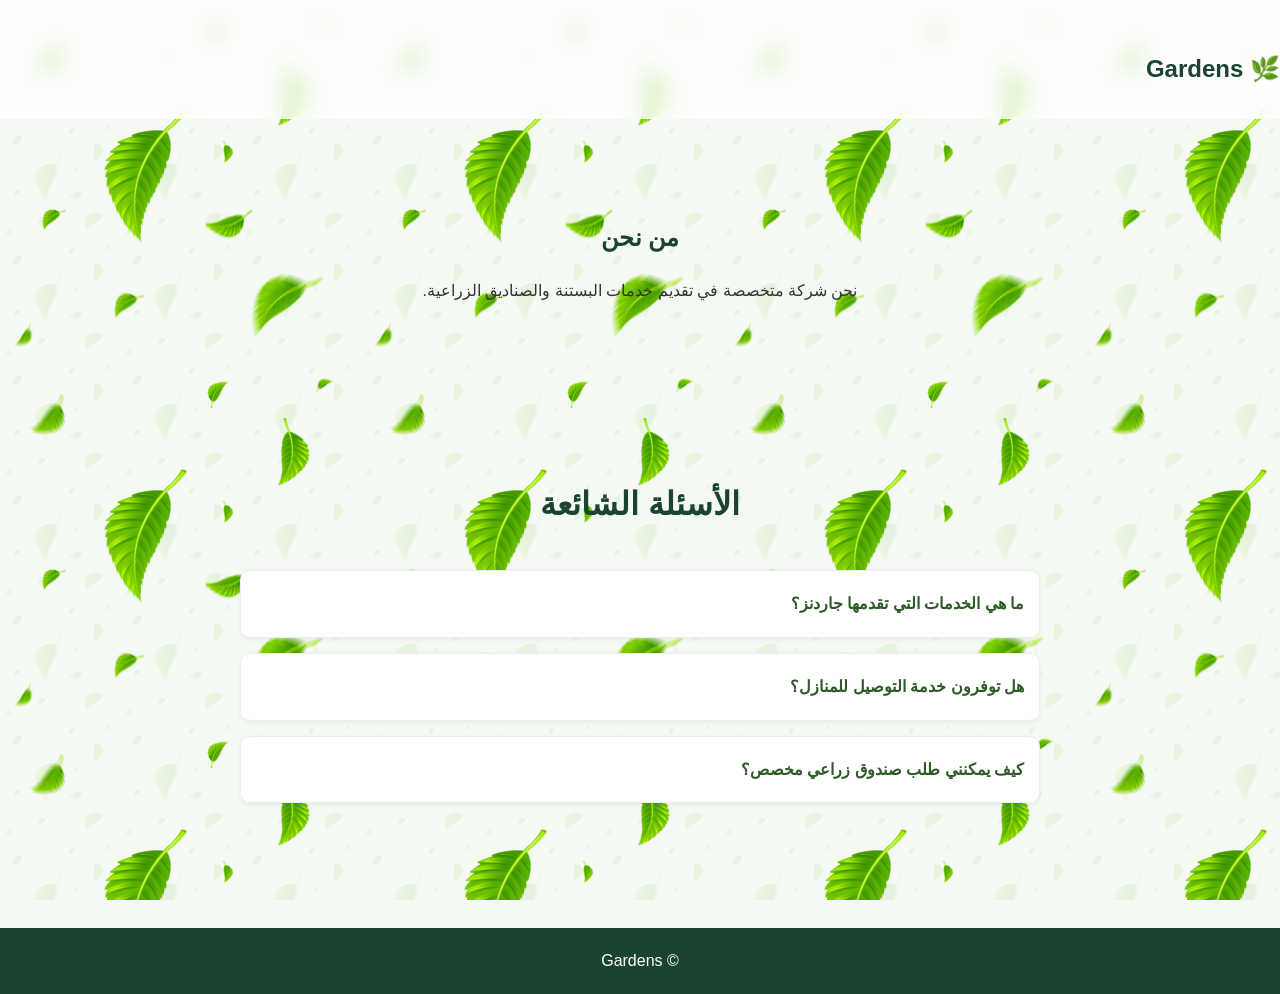
<file: about.html>
<!DOCTYPE html>
<html lang="ar">
<head>
<meta charset="UTF-8">
<title>من نحن</title>
<link rel="stylesheet" href="style.css">
</head>

<body>

<nav>
<h1>🌿 Gardens</h1>
</nav>
<button id="topBtn" onclick="scrollToTop()">⬆</button>

<script>
window.onscroll = function() {
document.getElementById("topBtn").style.display =
window.scrollY > 300 ? "block" : "none";
}

function scrollToTop() {
window.scrollTo({top: 0, behavior: "smooth"});
}
</script>
<section>
<h2>من نحن</h2>
<p>نحن شركة متخصصة في تقديم خدمات البستنة والصناديق الزراعية.</p>
</section>
<section class="faq-section">
    <div class="container">
        <h2 class="section-title">الأسئلة الشائعة</h2>
        <div class="faq-container">
            <details>
                <summary>ما هي الخدمات التي تقدمها جاردنز؟ <i class="fas fa-chevron-down"></i></summary>
                <div class="faq-answer">
                    <p>نحن نقدم صناديق زراعية متكاملة، استشارات لتنسيق الحدائق، وصيانة دورية للنباتات المنزلية.</p>
                </div>
            </details>

            <details>
                <summary>هل توفرون خدمة التوصيل للمنازل؟ <i class="fas fa-chevron-down"></i></summary>
                <div class="faq-answer">
                    <p>نعم، خدمة التوصيل متاحة لجميع المناطق مع ضمان وصول النباتات بحالة ممتازة.</p>
                </div>
            </details>

            <details>
                <summary>كيف يمكنني طلب صندوق زراعي مخصص؟ <i class="fas fa-chevron-down"></i></summary>
                <div class="faq-answer">
                    <p>يمكنك التواصل معنا عبر صفحة "تواصل معنا" وتحديد أنواع النباتات والمساحة المتوفرة لديك.</p>
                </div>
            </details>
        </div>
    </div>
</section>
<footer>© Gardens</footer>

</body>
</html>
</file>
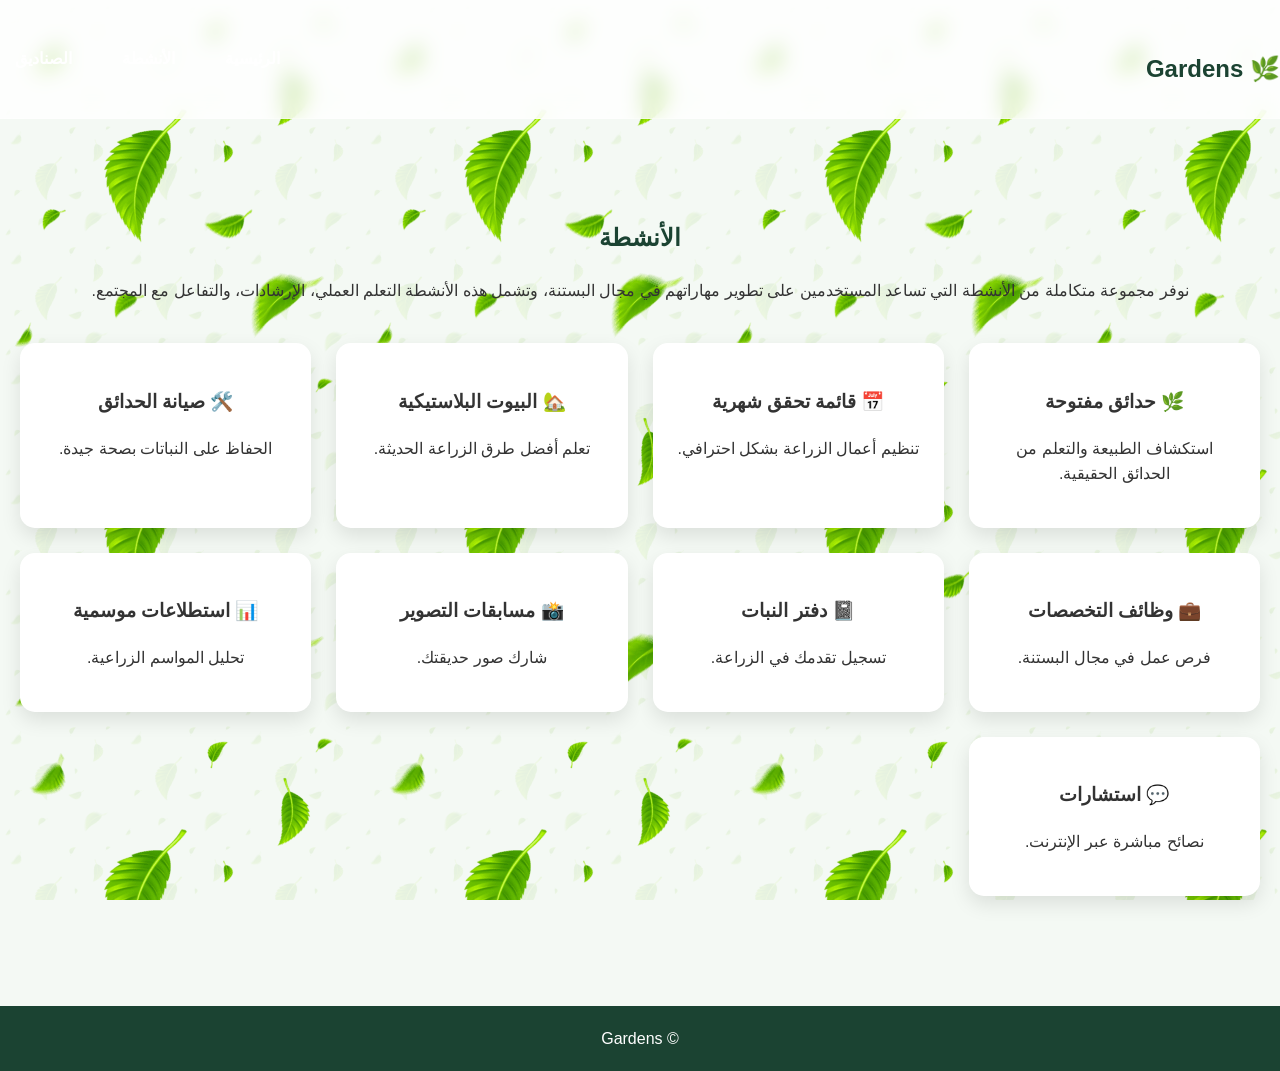
<file: activities.html>
<!DOCTYPE html>
<html lang="ar">
<head>
<meta charset="UTF-8">
<title>الأنشطة</title>
<link rel="stylesheet" href="style.css">
</head>

<body>

<nav>
<h1>🌿 Gardens</h1>
<ul>
<li><a href="index.html">الرئيسية</a></li>
<li><a href="activities.html">الأنشطة</a></li>
<li><a href="boxes.html">الصناديق</a></li>
</ul>
</nav>

<section>

<h2>الأنشطة</h2>

<p>
نوفر مجموعة متكاملة من الأنشطة التي تساعد المستخدمين على تطوير مهاراتهم في مجال البستنة،
وتشمل هذه الأنشطة التعلم العملي، الإرشادات، والتفاعل مع المجتمع.
</p>

<div class="cards">

<div class="card">
<h3>🌿 حدائق مفتوحة</h3>
<p>استكشاف الطبيعة والتعلم من الحدائق الحقيقية.</p>
</div>

<div class="card">
<h3>📅 قائمة تحقق شهرية</h3>
<p>تنظيم أعمال الزراعة بشكل احترافي.</p>
</div>

<div class="card">
<h3>🏡 البيوت البلاستيكية</h3>
<p>تعلم أفضل طرق الزراعة الحديثة.</p>
</div>

<div class="card">
<h3>🛠️ صيانة الحدائق</h3>
<p>الحفاظ على النباتات بصحة جيدة.</p>
</div>

<div class="card">
<h3>💼 وظائف التخصصات</h3>
<p>فرص عمل في مجال البستنة.</p>
</div>

<div class="card">
<h3>📓 دفتر النبات</h3>
<p>تسجيل تقدمك في الزراعة.</p>
</div>

<div class="card">
<h3>📸 مسابقات التصوير</h3>
<p>شارك صور حديقتك.</p>
</div>

<div class="card">
<h3>📊 استطلاعات موسمية</h3>
<p>تحليل المواسم الزراعية.</p>
</div>

<div class="card">
<h3>💬 استشارات</h3>
<p>نصائح مباشرة عبر الإنترنت.</p>
</div>

</div>

</section>

<footer>© Gardens</footer>

<button id="topBtn" onclick="scrollToTop()">⬆</button>

<script>
window.onscroll = function() {
    document.getElementById("topBtn").style.display =
    window.scrollY > 300 ? "block" : "none";
}

function scrollToTop() {
    window.scrollTo({top: 0, behavior: "smooth"});
}
</script>

</body>
</html>
</file>
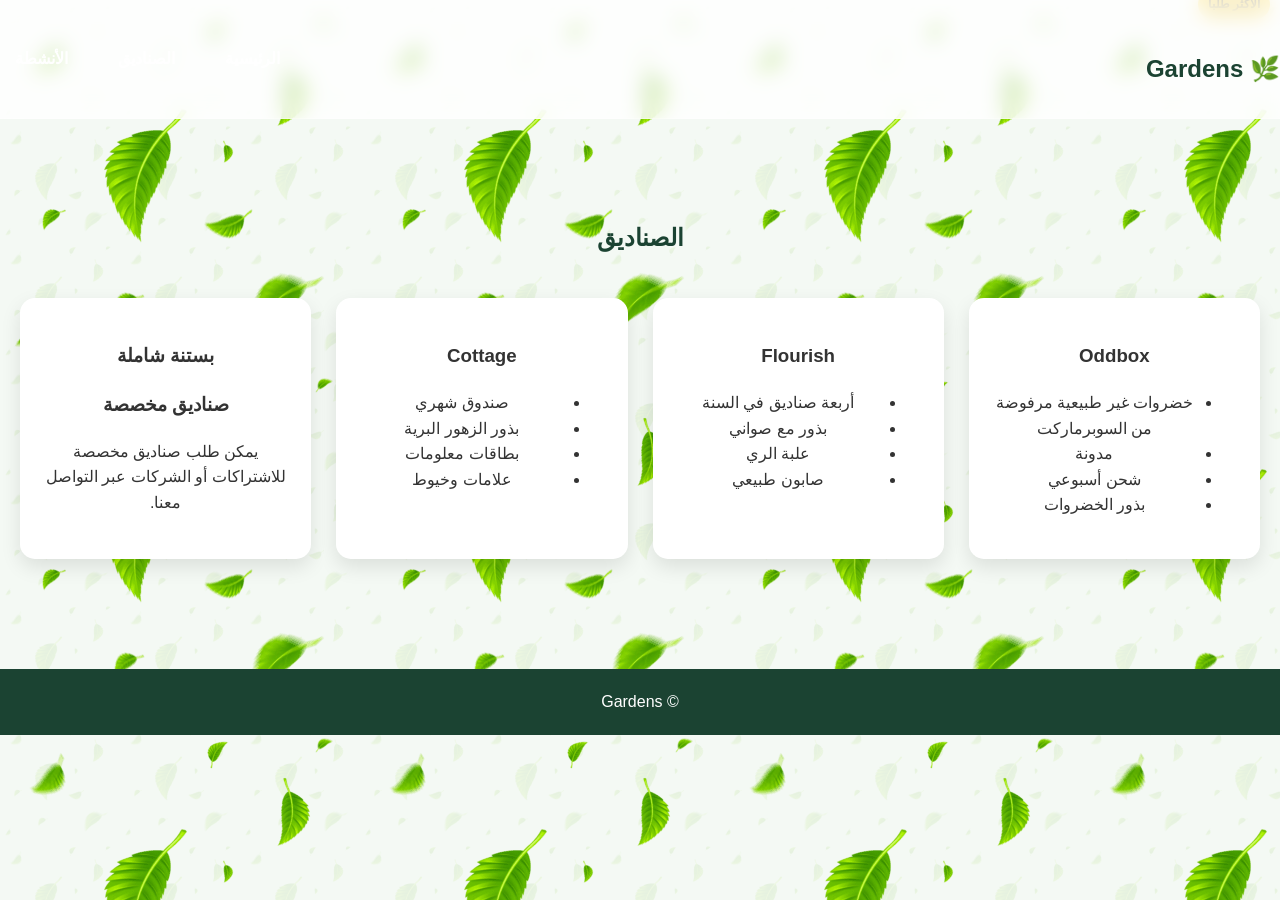
<file: boxes.html>
<!DOCTYPE html>
<html lang="ar">
<head>
<meta charset="UTF-8">
<title>الصناديق</title>
<link rel="stylesheet" href="style.css">
</head>

<body>

<nav>
<h1>🌿 Gardens</h1>
<ul>
<li><a href="index.html">الرئيسية</a></li>
<li><a href="boxes.html">الصناديق</a></li>
<li><a href="activities.html">الأنشطة</a></li>
</ul>
</nav>

<section>
<h2>الصناديق</h2>

<div class="cards">

<!-- Oddbox -->
<div class="card">
<h3>Oddbox</h3>
<ul>
<li>خضروات غير طبيعية مرفوضة من السوبرماركت</li>
<li>مدونة</li>
<li>شحن أسبوعي</li>
<li>بذور الخضروات</li>
</ul>
</div>

<!-- Flourish -->
<div class="card">
<h3>Flourish</h3>
<ul>
<li>أربعة صناديق في السنة</li>
<li>بذور مع صواني</li>
<li>علبة الري</li>
<li>صابون طبيعي</li>
</ul>
</div>

<!-- Cottage -->
<div class="card">
<h3>Cottage</h3>
<ul>
<li>صندوق شهري</li>
<li>بذور الزهور البرية</li>
<li>بطاقات معلومات</li>
<li>علامات وخيوط</li>
</ul>
</div>
<button id="topBtn" onclick="scrollToTop()">⬆</button>

<script>
window.onscroll = function() {
document.getElementById("topBtn").style.display =
window.scrollY > 300 ? "block" : "none";
}

function scrollToTop() {
window.scrollTo({top: 0, behavior: "smooth"});
}
</script>
<!-- Custom Boxes -->
<div class="card">
    <div class="service-card highlight">
  <span class="badge">الأكثر طلباً</span>
  <h3>بستنة شاملة</h3>
</div>



<h3>صناديق مخصصة</h3>
<p>يمكن طلب صناديق مخصصة للاشتراكات أو الشركات عبر التواصل معنا.</p>
</div>

</div>
<button id="topBtn" onclick="scrollToTop()">⬆</button>

<script>
window.onscroll = function() {
document.getElementById("topBtn").style.display =
window.scrollY > 300 ? "block" : "none";
}

function scrollToTop() {
window.scrollTo({top: 0, behavior: "smooth"});
}
</script>
</section>

<footer>© Gardens</footer>

</body>
</html>
</file>
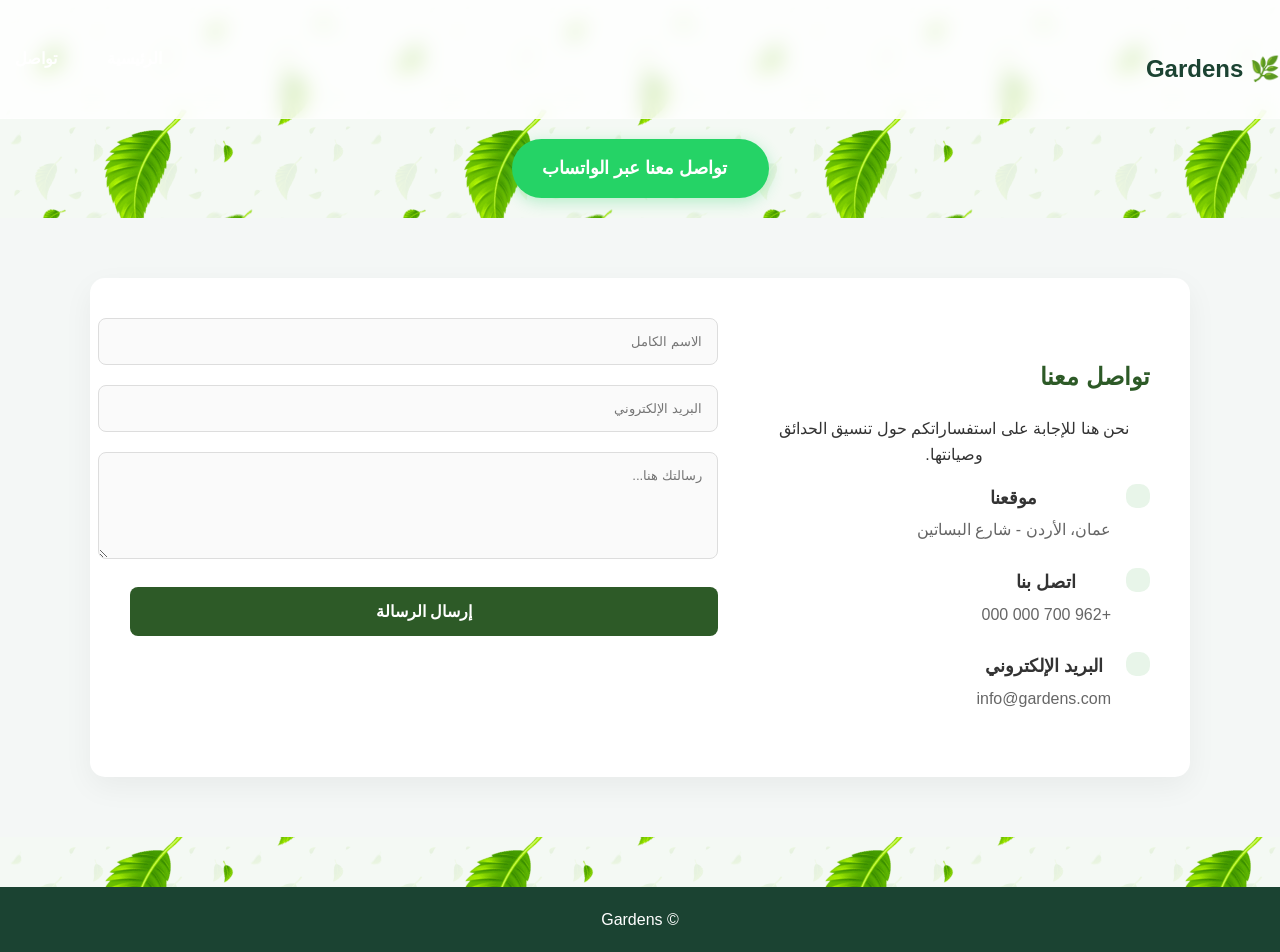
<file: contact.html>
<!DOCTYPE html>
<html lang="ar">
<head>
<meta charset="UTF-8">
<title>تواصل معنا</title>
<link rel="stylesheet" href="style.css">
</head>

<body>

<nav>
<h1>🌿 Gardens</h1>
<ul>
<li><a href="index.html">الرئيسية</a></li>
<li><a href="contact.html">تواصل</a></li>
</ul>
</nav>
<div class="whatsapp-container">
    <a href="https://wa.me/962xxxxxxx" target="_blank" class="whatsapp-btn-modern">
        <i class="fab fa-whatsapp" aria-hidden="true"></i>
        <span>تواصل معنا عبر الواتساب</span>
    </a>
</div>
<section class="contact-section">
    <div class="container">
        <div class="contact-wrapper">
            
            <div class="contact-info">
                <h2>تواصل معنا</h2>
                <p>نحن هنا للإجابة على استفساراتكم حول تنسيق الحدائق وصيانتها.</p>
                
                <div class="info-item">
                    <i class="fas fa-map-marker-alt"></i>
                    <div>
                        <h3>موقعنا</h3>
                        <p>عمان، الأردن - شارع البساتين</p>
                    </div>
                </div>

                <div class="info-item">
                    <i class="fas fa-phone-alt"></i>
                    <div>
                        <h3>اتصل بنا</h3>
                        <p>+962 700 000 000</p>
                    </div>
                </div>

                <div class="info-item">
                    <i class="fas fa-envelope"></i>
                    <div>
                        <h3>البريد الإلكتروني</h3>
                        <p>info@gardens.com</p>
                    </div>
                </div>
            </div>

            <div class="contact-form">
                <form>
                    <div class="input-group">
                        <input type="text" placeholder="الاسم الكامل" required>
                    </div>
                    <div class="input-group">
                        <input type="email" placeholder="البريد الإلكتروني" required>
                    </div>
                    <div class="input-group">
                        <textarea placeholder="رسالتك هنا..." rows="5" required></textarea>
                    </div>
                    <button type="submit" class="btn-submit">إرسال الرسالة</button>
                </form>
            </div>

        </div>
    </div>
</section>

<footer>© Gardens</footer>

</body>
</html>
</file>
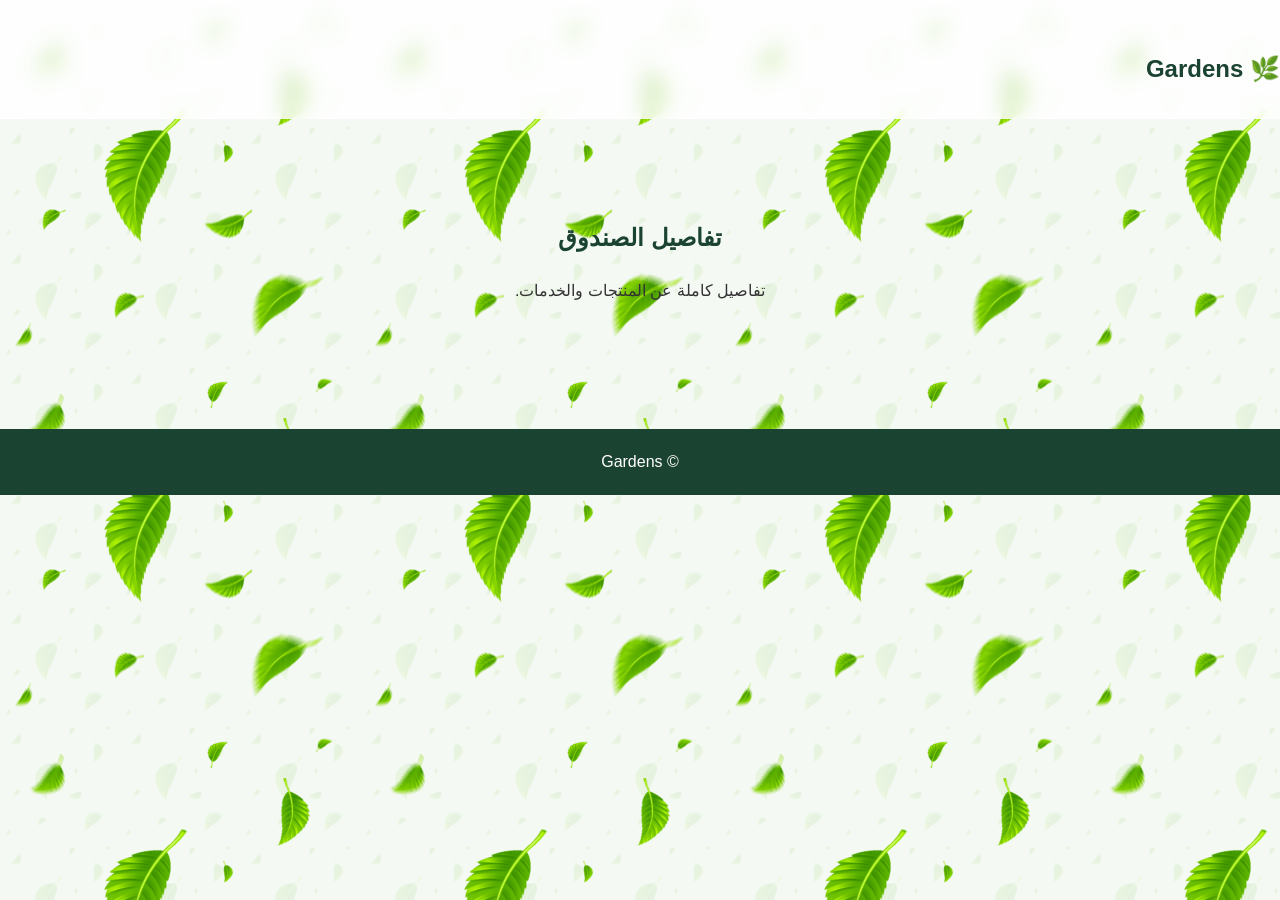
<file: details.html>
<!DOCTYPE html>
<html lang="ar">
<head>
<meta charset="UTF-8">
<title>تفاصيل</title>
<link rel="stylesheet" href="style.css">
</head>

<body>

<nav>
<h1>🌿 Gardens</h1>
</nav>

<section>
<h2>تفاصيل الصندوق</h2>
<p>تفاصيل كاملة عن المنتجات والخدمات.</p>
</section>

<footer>© Gardens</footer>
<button id="topBtn" onclick="scrollToTop()">⬆</button>

<script>
window.onscroll = function() {
document.getElementById("topBtn").style.display =
window.scrollY > 300 ? "block" : "none";
}

function scrollToTop() {
window.scrollTo({top: 0, behavior: "smooth"});
}
</script>
</body>
</html>
</file>
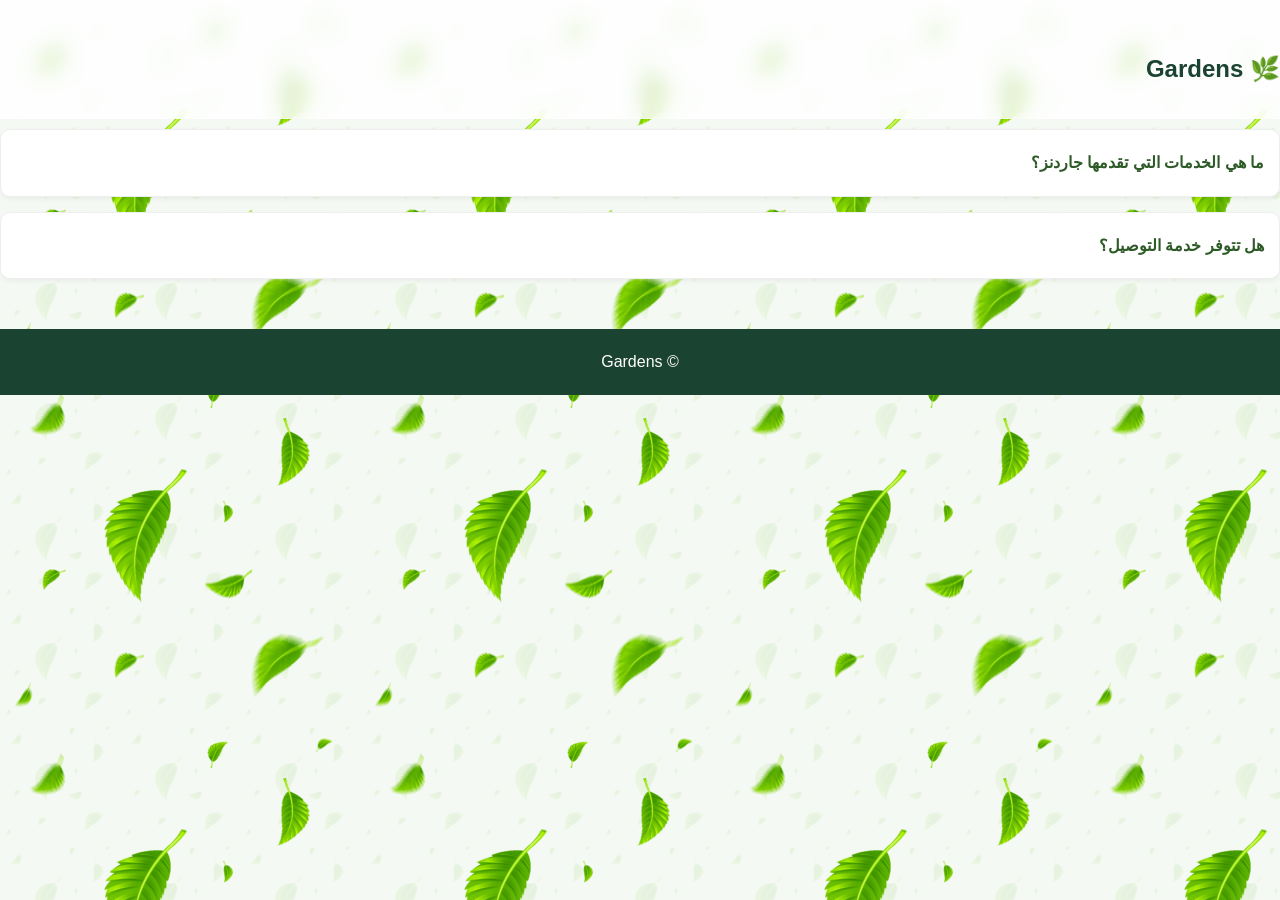
<file: faq.html>
<!DOCTYPE html>
<html lang="ar">
<head>
<meta charset="UTF-8">
<title>الأسئلة</title>
<link rel="stylesheet" href="style.css">
</head>

<body>

<nav>
<h1>🌿 Gardens</h1>
</nav>

<div class="faq-section">
    <details>
        <summary>ما هي الخدمات التي تقدمها جاردنز؟</summary>
        <p>نحن نوفر صناديق زراعية متكاملة ونصائح احترافية لتنسيق الحدائق المنزلية.</p>
    </details>
    <details>
        <summary>هل تتوفر خدمة التوصيل؟</summary>
        <p>نعم، نقوم بالتوصيل لكافة مناطق المملكة مع ضمان سلامة النباتات.</p>
    </details>
</div>

<footer>© Gardens</footer>
<button id="topBtn" onclick="scrollToTop()">⬆</button>

<script>
window.onscroll = function() {
document.getElementById("topBtn").style.display =
window.scrollY > 300 ? "block" : "none";
}

function scrollToTop() {
window.scrollTo({top: 0, behavior: "smooth"});
}
</script>
</body>
</html>
</file>
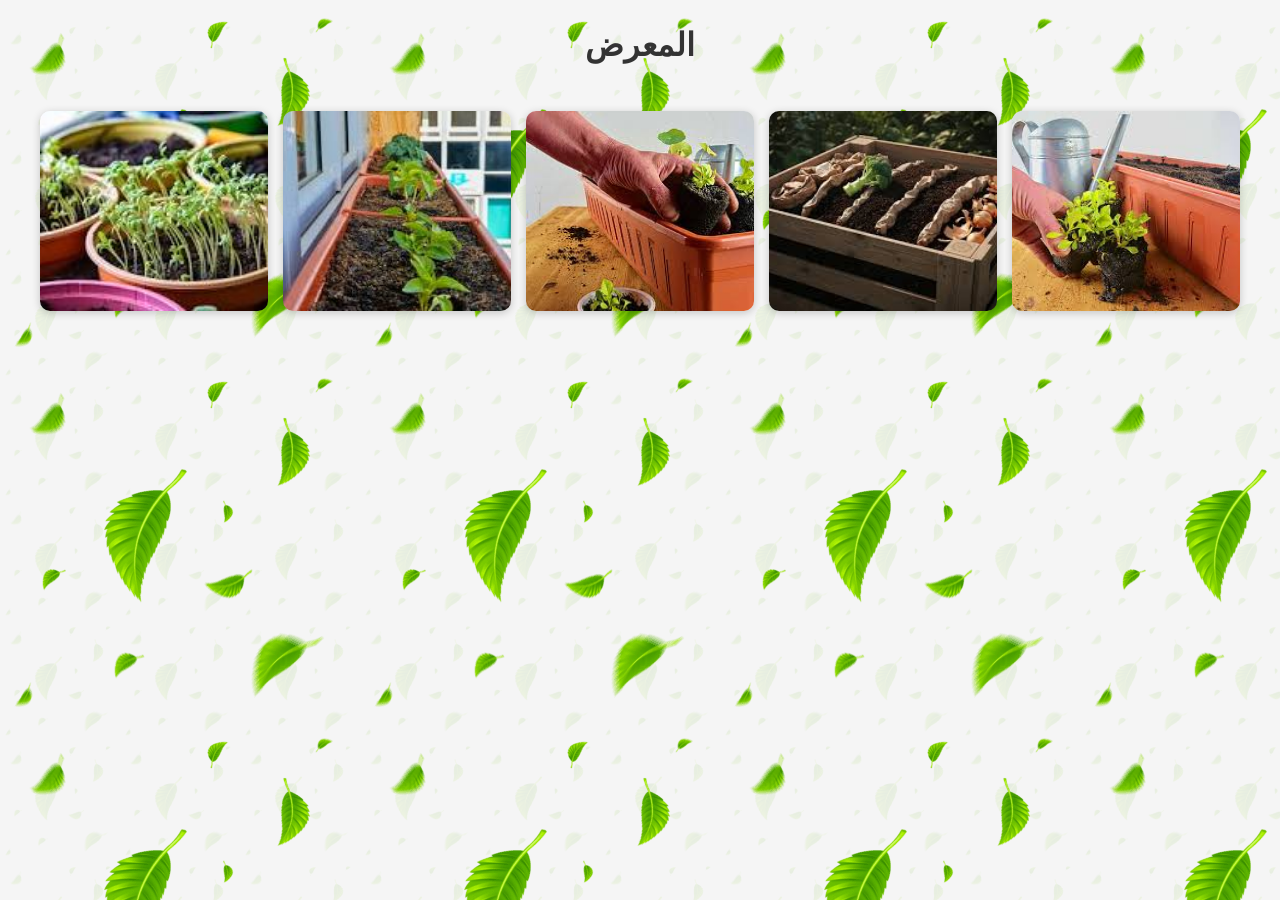
<file: gallery.html>
<!DOCTYPE html>
<html lang="ar">
<head>
    <meta charset="UTF-8">
    <meta name="viewport" content="width=device-width, initial-scale=1.0">
    <title>المعرض</title>
    <link rel="stylesheet" href="style.css"> <!-- لو عندك CSS خارجي -->
    <style>
        body {
            font-family: Arial, sans-serif;
            margin: 0;
            padding: 0;
            background-color: #f5f5f5;
        }

        h1 {
            text-align: center;
            margin: 20px 0;
            color: #333;
        }

        .gallery-container {
            display: grid;
            grid-template-columns: repeat(auto-fit, minmax(200px, 1fr));
            gap: 15px;
            padding: 20px;
            max-width: 1200px;
            margin: auto;
        }

        .gallery-item {
            overflow: hidden;
            border-radius: 10px;
            box-shadow: 0 2px 8px rgba(0,0,0,0.2);
            transition: transform 0.3s;
        }

        .gallery-item img {
            width: 100%;
            height: 100%;
            object-fit: cover;
            display: block;
        }

        .gallery-item:hover {
            transform: scale(1.05);
        }
    </style>
</head>
<body>
    <h1>المعرض</h1>

    <div class="gallery-container">
        <div class="gallery-item">
            <img src="images/image1.jpg" alt="صورة 1">
        </div>
        <div class="gallery-item">
            <img src="images/image2.jpg" alt="صورة 2">
        </div>
        <div class="gallery-item">
            <img src="images/image3.jpg" alt="صورة 3">
        </div>
        <div class="gallery-item">
            <img src="images/image4.jpg" alt="صورة 4">
        </div>
        <div class="gallery-item">
            <img src="images/image5.jpg" alt="صورة 5">
        </div>
        <!-- أضف المزيد حسب حاجتك -->
    </div>
</body>
</html>
</file>
<file: style.css>
body {
    font-family: 'Segoe UI', Tahoma, Geneva, Verdana, sans-serif;
    line-height: 1.6;
    color: #333;
    margin: 0;
    padding: 0;
    background-color: #f9f9f9;
}

h1, h2 {
    color: #1b4332;
    text-align: center;
    margin-top: 40px;
}
body {
    margin: 0;
    font-family: Arial;
    direction: rtl;
    background-color: #f4f9f4;
}

/* 🌿 خلفية أوراق متناثرة */
body::before {
    content: "";
    position: fixed;
    width: 100%;
    height: 100%;
    background-image: url("leaf-pattern.png");
    background-repeat: repeat;
    background-size: 120px;
    opacity: 0.08;
    z-index: -1;
}

/* Navbar */
nav {
    display: flex;
    justify-content: space-between;
    align-items: center;
    background: linear-gradient(to right, #1b5e20, #66bb6a);
    padding: 15px 30px;
    color: white;
}

nav ul {
    display: flex;
    list-style: none;
    gap: 20px;
}

nav a {
    color: white;
    text-decoration: none;
    font-weight: bold;
    transition: 0.3s;
}

nav a:hover {
    color: #c8e6c9;
}

/* Hero */
.hero {
    text-align: center;
    padding: 120px 20px;
    background: linear-gradient(rgba(0,0,0,0.4), rgba(0,0,0,0.4));
    color: white;
}

/* Sections */
section {
    padding: 60px 20px;
    text-align: center;
}

/* 🟢 Cards Grid احترافي */
.cards {
    display: grid;
    grid-template-columns: repeat(auto-fit, minmax(250px,1fr));
    gap: 25px;
    margin-top: 40px;
}

/* Card */
.card {
    background: white;
    padding: 25px;
    border-radius: 15px;
    box-shadow: 0 8px 20px rgba(0,0,0,0.1);
    transition: 0.3s;
}

.card:hover {
    transform: translateY(-10px) scale(1.03);
}

/* 🟢 Buttons */
button {
    padding: 12px 25px;
    background: #2e7d32;
    color: white;
    border: none;
    border-radius: 8px;
}

/* 🟢 Scroll Button */
#topBtn {
    position: fixed;
    bottom: 20px;
    left: 20px;
    padding: 10px;
    background: green;
    color: white;
    border: none;
    display: none;
}

/* 🟢 Footer */
footer {
    background: #1b5e20;
    color: white;
    padding: 20px;
    text-align: center;
}
body {
    background-image: url('images/leaf-pattern.png');
    background-repeat: repeat;
    background-position: top left;
    background-attachment: fixed;
    background-size: auto;
}
nav {
    background-color: #2d5a27; /* لون أخضر غامق */
    padding: 15px 0;
    text-align: center;
}

nav ul {
    list-style: none;
    margin: 0;
    padding: 0;
}

nav ul li {
    display: inline;
    margin: 0 15px;
}

nav ul li a {
    color: white;
    text-decoration: none;
    font-weight: bold;
    transition: 0.3s;
}

nav ul li a:hover {
    color: #a8dadc; /* تغيير اللون عند تمرير الماوس */
}
.activities-container { /* تأكد من إضافة هذا الكلاس للـ div المحيط بالأنشطة */
    display: flex;
    justify-content: center;
    gap: 20px;
    flex-wrap: wrap;
    padding: 20px;
}

.activity-card {
    background: white;
    border-radius: 10px;
    box-shadow: 0 4px 8px rgba(0,0,0,0.1);
    padding: 20px;
    width: 250px;
    text-align: center;
    border-top: 5px solid #2d5a27;
}
.hero {
    background-image: linear-gradient(rgba(0,0,0,0.5), rgba(0,0,0,0.5)), url('رابط_صورة_حديقة.jpg');
    background-size: cover;
    background-position: center;
    height: 300px;
    display: flex;
    flex-direction: column;
    justify-content: center;
    align-items: center;
    color: white;
}
footer {
    background: #1b4332;
    color: white;
    text-align: center;
    padding: 20px 0;
    margin-top: 50px;
}
.activity-card {
    transition: transform 0.3s ease, box-shadow 0.3s ease;
    cursor: pointer;
}

.activity-card:hover {
    transform: translateY(-10px); /* يرتفع العنصر للأعلى قليلاً */
    box-shadow: 0 10px 20px rgba(0,0,0,0.15); /* الظل يصبح أعمق */
}
.btn-primary {
    background-color: #2d5a27;
    color: white;
    padding: 10px 25px;
    border-radius: 50px; /* زوايا دائرية بالكامل */
    text-decoration: none;
    display: inline-block;
    border: none;
    transition: 0.3s;
}

.btn-primary:hover {
    background-color: #40916c;
    box-shadow: 0 4px 15px rgba(45, 90, 39, 0.3);
}
nav {
    position: sticky; /* يبقى الشريط في الأعلى عند النزول */
    top: 0;
    z-index: 1000;
    background: rgba(255, 255, 255, 0.8); /* لون أبيض شفاف */
    backdrop-filter: blur(10px); /* تأثير التغبيش خلف الشريط */
    border-bottom: 1px solid rgba(255, 255, 255, 0.3);
    padding: 10px 0;
}
.container {
    max-width: 1100px;
    margin: 0 auto;
    padding: 0 20px;
}
/* تنسيق قسم التواصل */
.contact-section {
    padding: 60px 0;
    background-color: #f4f7f6;
}

.contact-wrapper {
    display: flex;
    flex-wrap: wrap;
    gap: 40px;
    background: white;
    padding: 40px;
    border-radius: 15px;
    box-shadow: 0 10px 30px rgba(0,0,0,0.05);
}

.contact-info {
    flex: 1;
    min-width: 300px;
}

.contact-info h2 {
    text-align: right;
    color: #2d5a27;
    margin-bottom: 20px;
}

.info-item {
    display: flex;
    align-items: flex-start;
    gap: 15px;
    margin-bottom: 25px;
    direction: rtl; /* لترتيب الأيقونة بجانب النص بالعربي */
}

.info-item i {
    font-size: 20px;
    color: #40916c;
    background: #e8f5e9;
    padding: 12px;
    border-radius: 10px;
}

.info-item h3 {
    margin: 0;
    font-size: 18px;
    color: #333;
}

.info-item p {
    margin: 5px 0 0;
    color: #666;
}

/* تنسيق الفورم (Form) */
.contact-form {
    flex: 1.5;
    min-width: 300px;
}

.input-group {
    margin-bottom: 20px;
}

.input-group input, .input-group textarea {
    width: 100%;
    padding: 15px;
    border: 1px solid #ddd;
    border-radius: 8px;
    outline: none;
    transition: 0.3s;
    font-family: inherit;
    background: #fafafa;
}

.input-group input:focus, .input-group textarea:focus {
    border-color: #40916c;
    background: white;
    box-shadow: 0 0 8px rgba(64, 145, 108, 0.1);
}

.btn-submit {
    width: 100%;
    padding: 15px;
    background: #2d5a27;
    color: white;
    border: none;
    border-radius: 8px;
    font-size: 16px;
    font-weight: bold;
    cursor: pointer;
    transition: 0.3s;
}

.btn-submit:hover {
    background: #1b4332;
    transform: translateY(-2px);
}
.gallery-grid {
    display: grid;
    grid-template-columns: repeat(auto-fit, minmax(250px, 1fr));
    gap: 15px;
    padding: 20px;
}

.gallery-item {
    position: relative;
    overflow: hidden;
    border-radius: 12px;
    height: 200px;
}

.gallery-item img {
    width: 100%;
    height: 100%;
    object-fit: cover; /* عشان الصور ما تمط وتخرب */
    transition: 0.5s;
}

.gallery-item:hover img {
    transform: scale(1.1); /* تأثير الزووم الناعم */
    filter: brightness(70%);
}
.progress-container {
    position: fixed;
    top: 0;
    z-index: 2000;
    width: 100%;
    height: 4px;
    background: transparent;
}

.progress-bar {
    height: 4px;
    background: #40916c;
    width: 0%;
}
details {
    background: #fff;
    margin: 10px 0;
    padding: 15px;
    border-radius: 8px;
    box-shadow: 0 2px 5px rgba(0,0,0,0.05);
    cursor: pointer;
    transition: 0.3s;
}

summary {
    font-weight: bold;
    color: #2d5a27;
    outline: none;
}
/* تنسيق قسم المدونة */
.blog-grid {
    display: grid;
    grid-template-columns: repeat(auto-fit, minmax(300px, 1fr));
    gap: 30px;
    padding: 20px 0;
}

.blog-card {
    background: white;
    border-radius: 15px;
    overflow: hidden;
    box-shadow: 0 5px 15px rgba(0,0,0,0.08);
    transition: 0.3s;
}

.blog-card:hover {
    transform: translateY(-5px);
    box-shadow: 0 10px 25px rgba(0,0,0,0.12);
}

.blog-image img {
    width: 100%;
    height: 200px;
    object-fit: cover;
}

.blog-content {
    padding: 20px;
    direction: rtl;
}

.blog-date {
    font-size: 0.85rem;
    color: #40916c;
    font-weight: bold;
}

.blog-content h3 {
    margin: 10px 0;
    color: #2d5a27;
}

.read-more {
    display: inline-block;
    margin-top: 15px;
    color: #2d5a27;
    text-decoration: none;
    font-weight: bold;
    transition: 0.2s;
}

.read-more:hover {
    color: #40916c;
}

/* تنسيق قسم الأسئلة الشائعة */
.faq-container {
    max-width: 800px;
    margin: 0 auto;
    direction: rtl;
}

details {
    background: #fff;
    margin-bottom: 15px;
    border-radius: 10px;
    border: 1px solid #eee;
    padding: 10px 15px;
    transition: 0.3s;
}

summary {
    list-style: none; /* إخفاء السهم الافتراضي */
    font-weight: bold;
    color: #2d5a27;
    cursor: pointer;
    display: flex;
    justify-content: space-between;
    align-items: center;
    padding: 10px 0;
}

.faq-answer {
    padding: 15px 0;
    border-top: 1px solid #f0f0f0;
    color: #555;
    line-height: 1.7;
}

.section-title {
    text-align: center;
    margin-bottom: 40px;
    color: #1b4332;
    font-size: 2rem;
}
.badge {
    background-color: #ffcc00;
    color: #000;
    padding: 5px 10px;
    border-radius: 20px;
    font-size: 12px;
    font-weight: bold;
    position: absolute;
    top: -10px;
    right: 10px;
}
.service-card {
    transition: all 0.3s ease-in-out;
}

.service-card:hover {
    transform: translateY(-10px); /* يرفع البطاقة للأعلى قليلاً */
    box-shadow: 0 10px 20px rgba(0,0,0,0.2); /* يضيف ظل عميق */
}
/* دعم الشفافية الضبابية */
.navbar {
    background: rgba(255, 255, 255, 0.7);
    backdrop-filter: blur(10px);
    -webkit-backdrop-filter: blur(10px); /* لمتصفحات أبل */
}
/* حاوية الزر لتوسيطه */
.whatsapp-container {
    display: flex;
    justify-content: center;
    padding: 20px;
}

/* تصميم الزر المطور */
.whatsapp-btn-modern {
    display: flex;
    align-items: center;
    gap: 12px;
    background-color: #25d366; /* لون الواتساب الرسمي */
    color: white;
    padding: 15px 30px;
    border-radius: 50px;
    text-decoration: none;
    font-weight: bold;
    font-size: 18px;
    box-shadow: 0 4px 15px rgba(37, 211, 102, 0.3);
    transition: all 0.3s ease;
    position: relative;
    overflow: hidden;
}

/* تأثير التمرير ( Hover ) */
.whatsapp-btn-modern:hover {
    transform: scale(1.05); /* تكبير بسيط */
    background-color: #1ebe57;
    box-shadow: 0 6px 20px rgba(37, 211, 102, 0.5);
    color: white;
}

/* أيقونة الواتساب */
.whatsapp-btn-modern i {
    font-size: 24px;
}

/* تأثير النبض الجمالي ( Animation ) */
.whatsapp-btn-modern::after {
    content: '';
    position: absolute;
    width: 100%;
    height: 100%;
    background: rgba(255, 255, 255, 0.2);
    top: 0;
    left: 0;
    transform: scale(0);
    border-radius: 50px;
    animation: pulse-animation 2s infinite;
}

@keyframes pulse-animation {
    0% {
        transform: scale(0.95);
        opacity: 0.7;
    }
    70% {
        transform: scale(1.1);
        opacity: 0;
    }
    100% {
        transform: scale(0.95);
        opacity: 0;
    }
}
</file>
